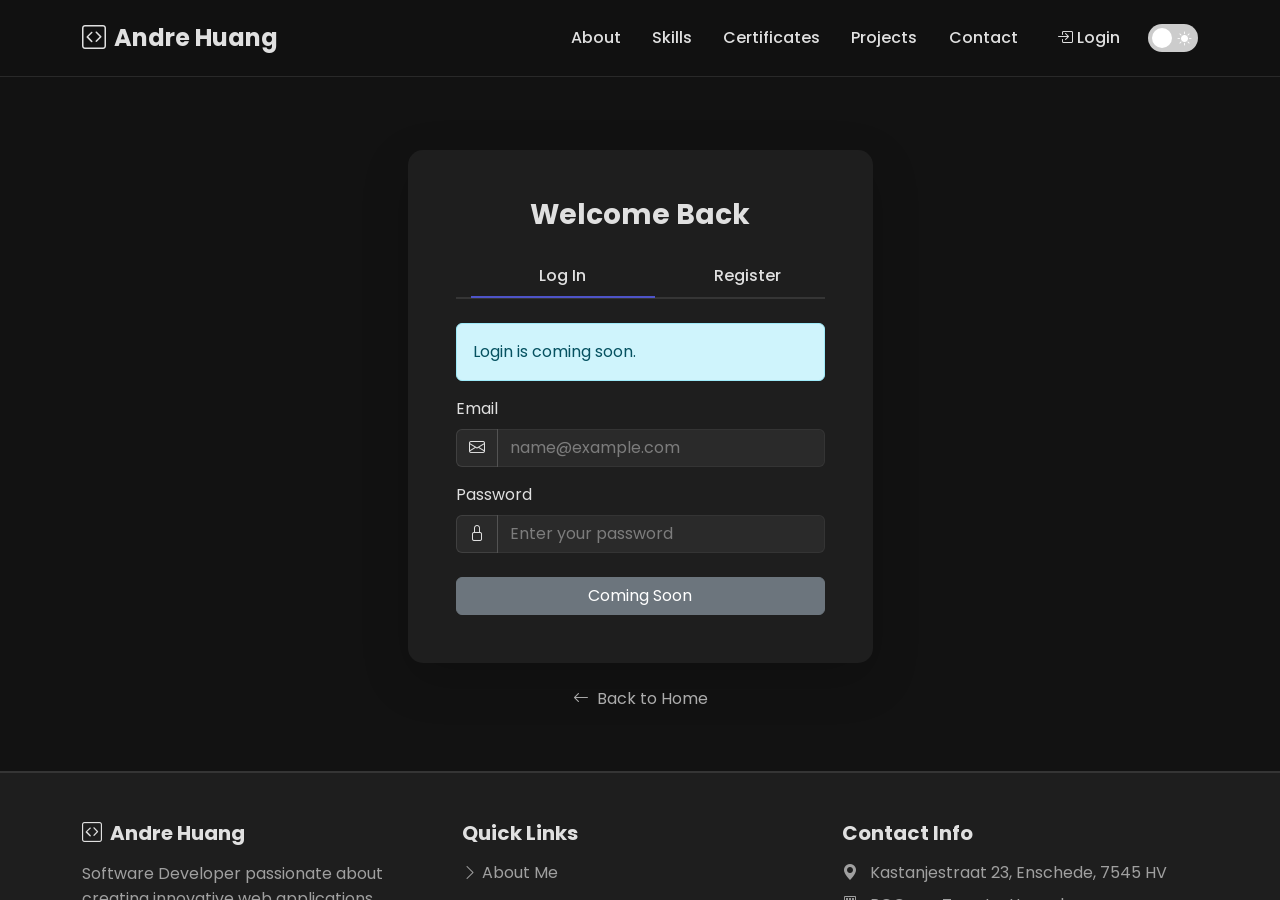
<file: html/account_details.html>
<!DOCTYPE html>
<html lang="nl">
<head>
    <meta charset="UTF-8">
    <meta name="viewport" content="width=device-width, initial-scale=1.0">
    <title>Account Details - Andre Huang</title>
    
    <link rel="icon" type="image/svg+xml" href="../favicon/favicon.svg">
    
    <link href="https://fonts.googleapis.com/css2?family=Poppins:wght@300;400;600;700&display=swap" rel="stylesheet">
    <link rel="stylesheet" href="https://cdn.jsdelivr.net/npm/bootstrap-icons@1.11.3/font/bootstrap-icons.min.css">
    <link href="https://cdn.jsdelivr.net/npm/bootstrap@5.3.0/dist/css/bootstrap.min.css" rel="stylesheet">
    <link href="https://unpkg.com/aos@next/dist/aos.css" rel="stylesheet" />
    
    <link rel="stylesheet" href="../css/style.css">

    <script src="../js/script.js" defer></script>
</head>
<body>

    <div id="header"></div>

    <section class="project-hero text-center">
        <div class="container" data-aos="fade-down">
            <h1>Account Details</h1>
            <p class="lead">Manage your profile information</p>
        </div>
    </section>

    <div class="container my-5">
        <div class="row justify-content-center">
            <div class="col-md-8">
                <!-- Account Info Card -->
                <div class="card mb-4" data-aos="fade-up">
                    <div class="card-body p-4">
                        <div class="d-flex justify-content-between align-items-center mb-4">
                            <h4 class="mb-0"><i class="bi bi-person-circle me-2"></i>Profile Information</h4>
                            <a href="../backend/auth/logout.php" class="btn btn-outline-danger btn-sm">
                                <i class="bi bi-box-arrow-right me-1"></i>Logout
                            </a>
                        </div>

                        <div id="accountInfo" class="mb-4">
                            <div class="row mb-3">
                                <div class="col-md-4 text-muted">Name:</div>
                                <div class="col-md-8 fw-bold" id="displayName">Loading...</div>
                            </div>
                            <div class="row mb-3">
                                <div class="col-md-4 text-muted">Email:</div>
                                <div class="col-md-8 fw-bold" id="displayEmail">Loading...</div>
                            </div>
                            <div class="row mb-3">
                                <div class="col-md-4 text-muted">Member Since:</div>
                                <div class="col-md-8 fw-bold" id="displayCreated">Loading...</div>
                            </div>
                        </div>

                        <button type="button" class="btn btn-primary" data-bs-toggle="collapse" data-bs-target="#editForm">
                            <i class="bi bi-pencil me-1"></i>Edit Profile
                        </button>
                    </div>
                </div>

                <!-- Edit Form (Collapsed by default) -->
                <div class="collapse" id="editForm">
                    <div class="card" data-aos="fade-up">
                        <div class="card-body p-4">
                            <h5 class="mb-4">Update Your Information</h5>
                            
                            <form id="updateAccountForm">
                                <div class="mb-3">
                                    <label for="editName" class="form-label">Name</label>
                                    <input type="text" class="form-control" id="editName" name="name" required>
                                </div>
                                <div class="mb-3">
                                    <label for="editEmail" class="form-label">Email</label>
                                    <input type="email" class="form-control" id="editEmail" name="email" required>
                                </div>
                                
                                <div class="d-flex gap-2">
                                    <button type="submit" class="btn btn-success">
                                        <i class="bi bi-check-circle me-1"></i>Save Changes
                                    </button>
                                    <button type="button" class="btn btn-secondary" data-bs-toggle="collapse" data-bs-target="#editForm">
                                        Cancel
                                    </button>
                                </div>
                            </form>
                        </div>
                    </div>
                </div>
            </div>
        </div>
    </div>

    <div id="footer"></div>
    
    <script src="https://cdn.jsdelivr.net/npm/bootstrap@5.3.0/dist/js/bootstrap.bundle.min.js"></script>
    <script src="https://unpkg.com/aos@next/dist/aos.js"></script>
    
    <script>
        // Load account details
        async function loadAccountDetails() {
            try {
                const response = await fetch('../backend/user/get_account.php');
                const result = await response.json();
                
                if (result.success) {
                    const user = result.user;
                    document.getElementById('displayName').textContent = user.name;
                    document.getElementById('displayEmail').textContent = user.email;
                    document.getElementById('displayCreated').textContent = new Date(user.created_at).toLocaleDateString('nl-NL');
                    
                    // Populate edit form
                    document.getElementById('editName').value = user.name;
                    document.getElementById('editEmail').value = user.email;
                } else {
                    window.location.href = 'login.html';
                }
            } catch (error) {
                console.error('Error loading account:', error);
                window.location.href = 'login.html';
                }
        }
        
        // Update account handler
        document.getElementById('updateAccountForm').addEventListener('submit', async (e) => {
            e.preventDefault();
            
            const formData = new FormData(e.target);
            const submitBtn = e.target.querySelector('button[type="submit"]');
            const originalText = submitBtn.innerHTML;
            
            submitBtn.disabled = true;
            submitBtn.innerHTML = '<span class="spinner-border spinner-border-sm me-2"></span>Saving...';
            
            try {
                const response = await fetch('../backend/user/update_account.php', {
                    method: 'POST',
                    body: formData
                });
                
                const result = await response.json();
                
                if (result.success) {
                    alert(result.message);
                    loadAccountDetails();
                    bootstrap.Collapse.getInstance(document.getElementById('editForm')).hide();
                } else {
                    alert(result.message);
                }
            } catch (error) {
                alert('An error occurred. Please try again.');
            }
            
            submitBtn.disabled = false;
            submitBtn.innerHTML = originalText;
        });
        
        // Load account on page load
        loadAccountDetails();
    </script>
</body>
</html>
</file>
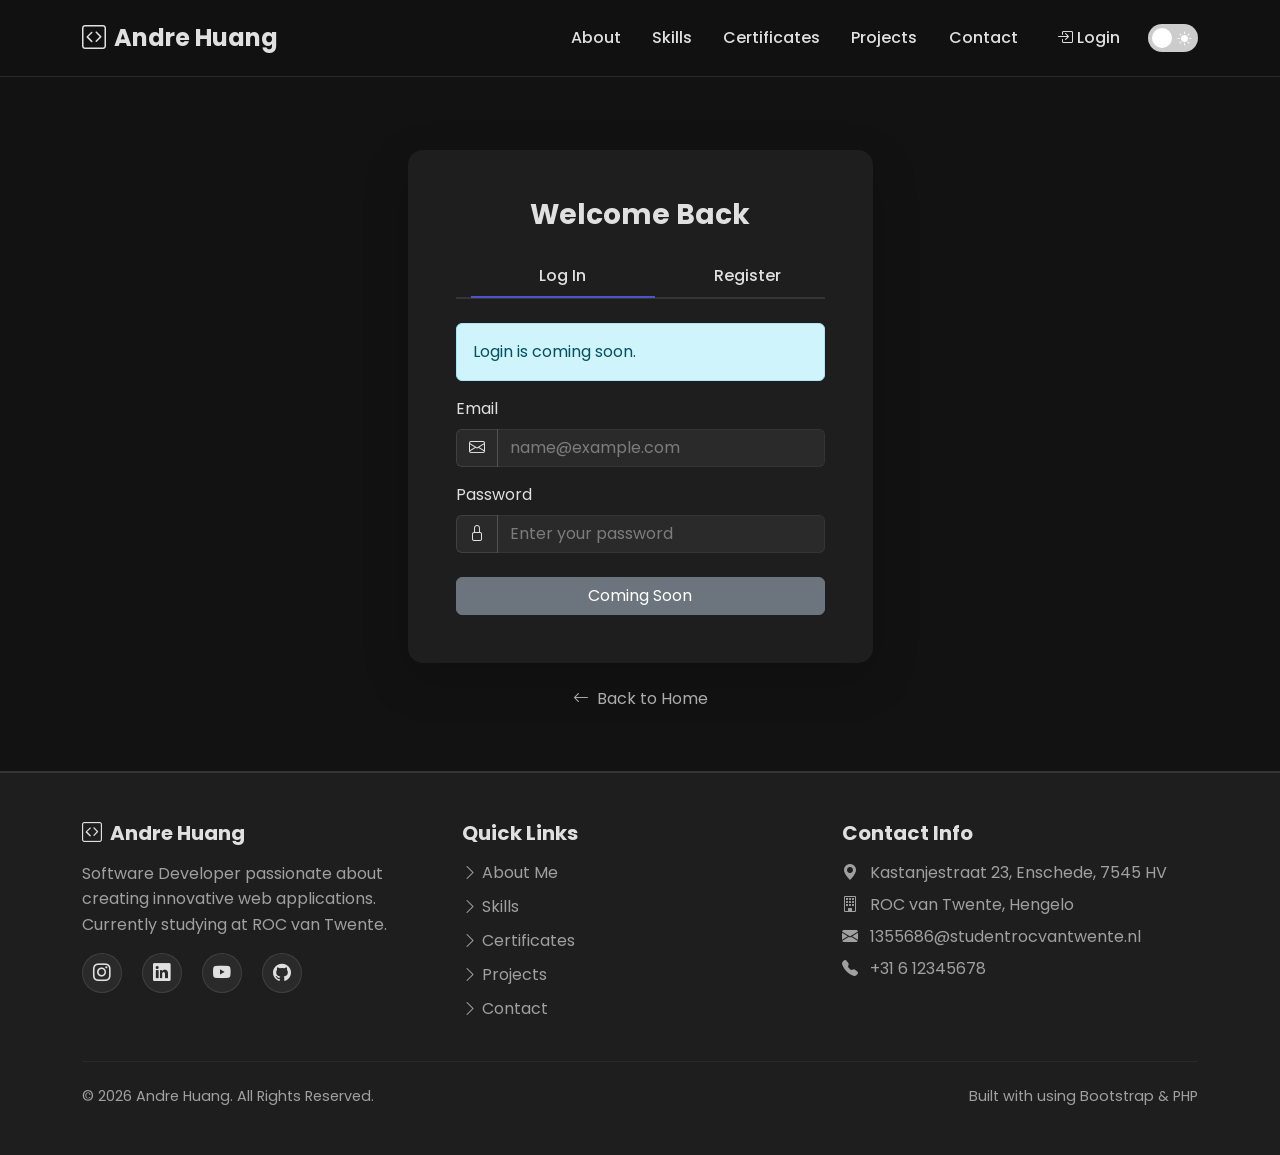
<file: html/login.html>
<!DOCTYPE html>
<html lang="nl">
<head>
    <meta charset="UTF-8">
    <meta name="viewport" content="width=device-width, initial-scale=1.0">
    <title>Log In / Register - Andre Huang</title>
    
    <link rel="icon" type="image/svg+xml" href="../favicon/favicon.svg">
    
    <link href="https://fonts.googleapis.com/css2?family=Poppins:wght@300;400;600;700&display=swap" rel="stylesheet">

    <link rel="stylesheet" href="https://cdn.jsdelivr.net/npm/bootstrap-icons@1.11.3/font/bootstrap-icons.min.css">
    <link href="https://cdn.jsdelivr.net/npm/bootstrap@5.3.0/dist/css/bootstrap.min.css" rel="stylesheet">
    <link href="https://unpkg.com/aos@next/dist/aos.css" rel="stylesheet" />
    
    <link rel="stylesheet" href="../css/style.css">

    <script src="../js/script.js" defer></script>
    <script src="../js/auth.js" defer></script>
</head>
<body>

    <div id="header"></div>

    <div class="container d-flex justify-content-center align-items-center flex-grow-1" style="margin-top: 80px; margin-bottom: 60px;">
        <div class="col-md-6 col-lg-5">
            <div class="card shadow-lg border-0">
                <div class="card-body p-5">
                    
                    <h3 class="text-center mb-4 fw-bold">Welcome Back</h3>

                    <ul class="nav nav-tabs nav-justified mb-4" id="loginRegisterTabs" role="tablist">
                        <li class="nav-item" role="presentation">
                            <button class="nav-link active" id="login-tab" data-bs-toggle="tab" data-bs-target="#login" type="button" role="tab" aria-controls="login" aria-selected="true">Log In</button>
                        </li>
                        <li class="nav-item" role="presentation">
                            <button class="nav-link" id="register-tab" data-bs-toggle="tab" data-bs-target="#register" type="button" role="tab" aria-controls="register" aria-selected="false">Register</button>
                        </li>
                    </ul>

                    <div class="tab-content" id="loginRegisterContent">
                        
                        <div class="tab-pane fade show active" id="login" role="tabpanel" aria-labelledby="login-tab">
                            <div class="alert alert-info" role="alert">
                                Login is coming soon.
                            </div>
                            <form action="" method="POST">
                                <div class="mb-3">
                                    <label for="loginEmail" class="form-label">Email</label>
                                    <div class="input-group">
                                        <span class="input-group-text"><i class="bi bi-envelope"></i></span>
                                        <input type="email" class="form-control" id="loginEmail" name="email" placeholder="name@example.com" required>
                                    </div>
                                </div>
                                <div class="mb-4">
                                    <label for="loginPassword" class="form-label">Password</label>
                                    <div class="input-group">
                                        <span class="input-group-text"><i class="bi bi-lock"></i></span>
                                        <input type="password" class="form-control" id="loginPassword" name="password" placeholder="Enter your password" required>
                                    </div>
                                </div>
                                <button type="submit" class="btn btn-secondary w-100">Coming Soon</button>
                            </form>
                        </div>

                        <div class="tab-pane fade show" id="register" role="tabpanel" aria-labelledby="register-tab">
                            <form action="" method="POST">
                                <div class="mb-3">
                                    <label for="registerName" class="form-label">Name</label>
                                    <input type="text" class="form-control" id="registerName" name="name" placeholder="Full name" required>
                                </div>
                                <div class="mb-3">
                                    <label for="registerEmail" class="form-label">Email</label>
                                    <input type="email" class="form-control" id="registerEmail" name="email" placeholder="name@example.com" required>
                                </div>
                                <div class="mb-3">
                                    <label for="registerPassword" class="form-label">Password</label>
                                    <input type="password" class="form-control" id="registerPassword" name="password" placeholder="Create password" required>
                                </div>
                                <div class="mb-4">
                                    <label for="registerConfirmPassword" class="form-label">Confirm Password</label>
                                    <input type="password" class="form-control" id="registerConfirmPassword" name="confirm_password" placeholder="Repeat password" required>
                                </div>
                                <button type="submit" class="btn btn-primary w-100">Register</button>
                            </form>
                        </div>

                    </div> </div>
            </div>
            
            <div class="text-center mt-4">
                <a href="index.html" class="text-light text-decoration-none opacity-75"><i class="bi bi-arrow-left me-1"></i> Back to Home</a>
            </div>
        </div>
    </div>

    <div id="footer"></div>
    
    <script src="https://cdn.jsdelivr.net/npm/bootstrap@5.3.0/dist/js/bootstrap.bundle.min.js"></script>
    <script src="https://unpkg.com/aos@next/dist/aos.js"></script>
</body>
</html>
</file>
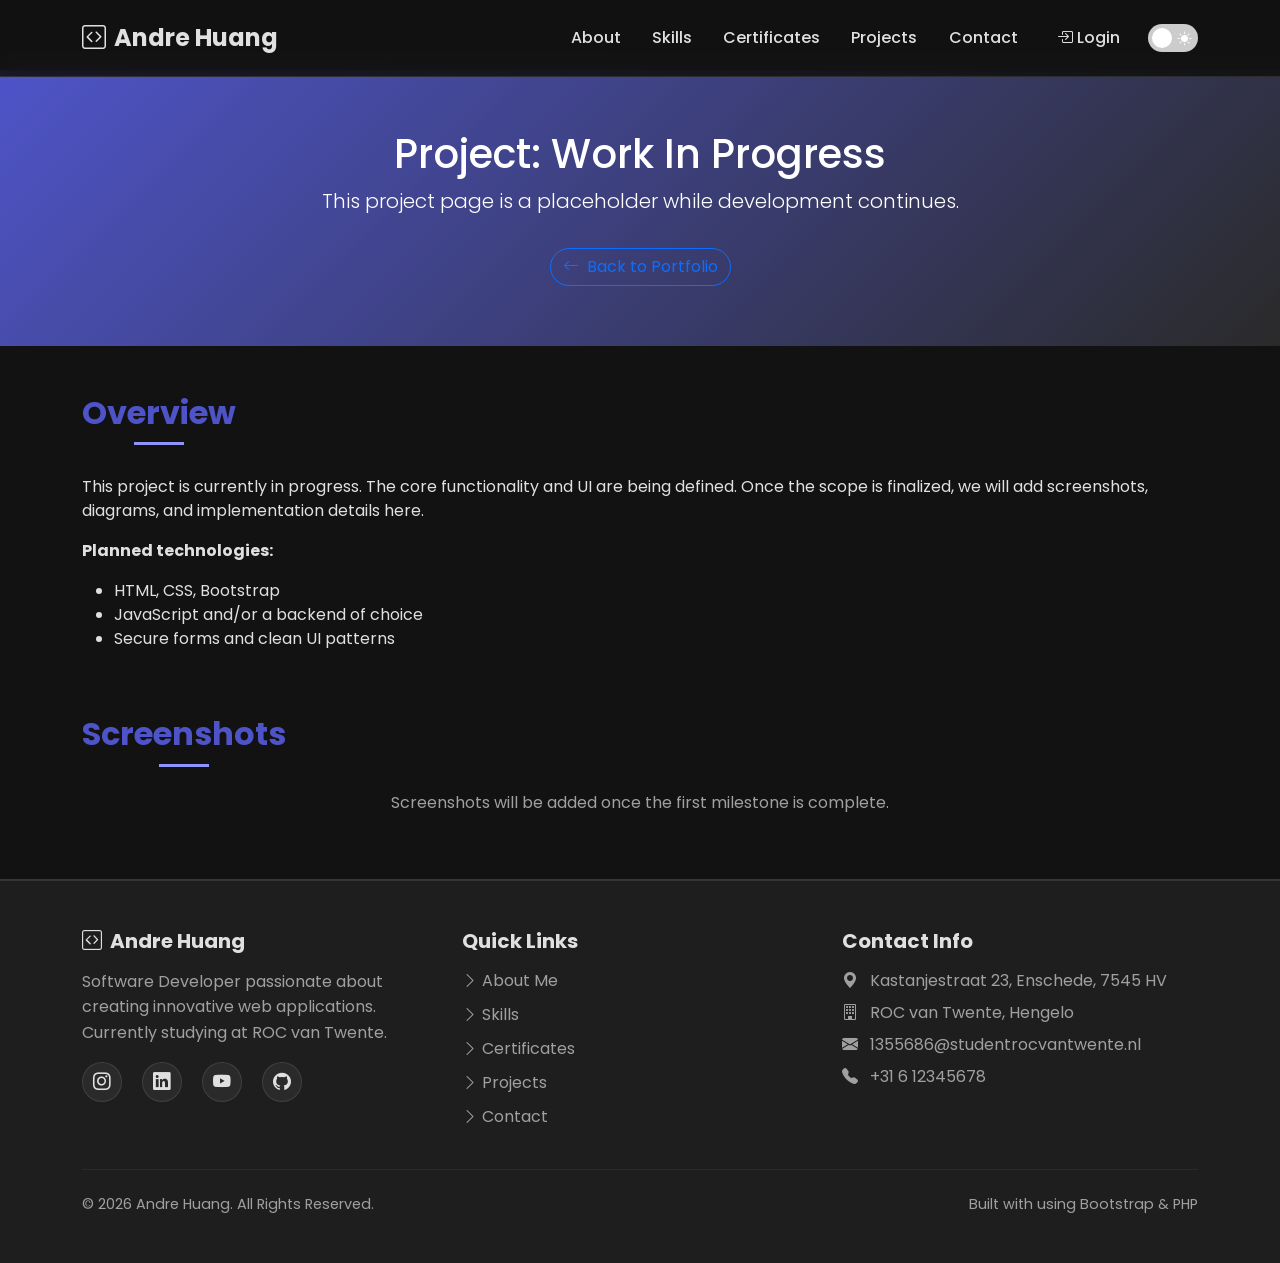
<file: html/project-wip.html>
<!DOCTYPE html>
<html lang="nl">
<head>
    <meta charset="UTF-8">
    <meta name="viewport" content="width=device-width, initial-scale=1.0">
    <title>Project WIP - Details</title>
    
    <link rel="icon" type="image/svg+xml" href="../favicon/favicon.svg">

    <link href="https://fonts.googleapis.com/css2?family=Poppins:wght@300;400;600;700&display=swap" rel="stylesheet">
    <link href="https://cdn.jsdelivr.net/npm/bootstrap@5.3.0/dist/css/bootstrap.min.css" rel="stylesheet">
    <link rel="stylesheet" href="https://cdn.jsdelivr.net/npm/bootstrap-icons@1.11.3/font/bootstrap-icons.min.css">
    <link href="https://unpkg.com/aos@next/dist/aos.css" rel="stylesheet" />

    <link rel="stylesheet" href="../css/style.css">
    <script src="../js/script.js" defer></script>
</head>
<body>

    <div id="header"></div>

    <section class="project-hero text-center">
        <div class="container" data-aos="fade-down">
            <h1>Project: Work In Progress</h1>
            <p class="lead">This project page is a placeholder while development continues.</p>
            <a href="index.html#projects" class="btn btn-outline-primary rounded-pill mt-3">
                <i class="bi bi-arrow-left me-2"></i>Back to Portfolio
            </a>
        </div>
    </section>

    <div class="container my-5 project-details">
        <div class="row align-items-center mb-5">
            <div class="col-12" data-aos="fade-up">
                <h2>Overview</h2>
                <p>This project is currently in progress. The core functionality and UI are being defined. Once the scope is finalized, we will add screenshots, diagrams, and implementation details here.</p>
                <p><strong>Planned technologies:</strong></p>
                <ul>
                    <li>HTML, CSS, Bootstrap</li>
                    <li>JavaScript and/or a backend of choice</li>
                    <li>Secure forms and clean UI patterns</li>
                </ul>
            </div>
        </div>

        <div class="row" data-aos="fade-up">
            <div class="col-12">
                <h2 class="text-center mb-4">Screenshots</h2>
                <p class="text-center text-muted">Screenshots will be added once the first milestone is complete.</p>
            </div>
        </div>
    </div>

    <div id="footer"></div>

    <script src="https://cdn.jsdelivr.net/npm/bootstrap@5.3.0/dist/js/bootstrap.bundle.min.js"></script>
    <script src="https://unpkg.com/aos@next/dist/aos.js"></script>
</body>
</html>
</file>
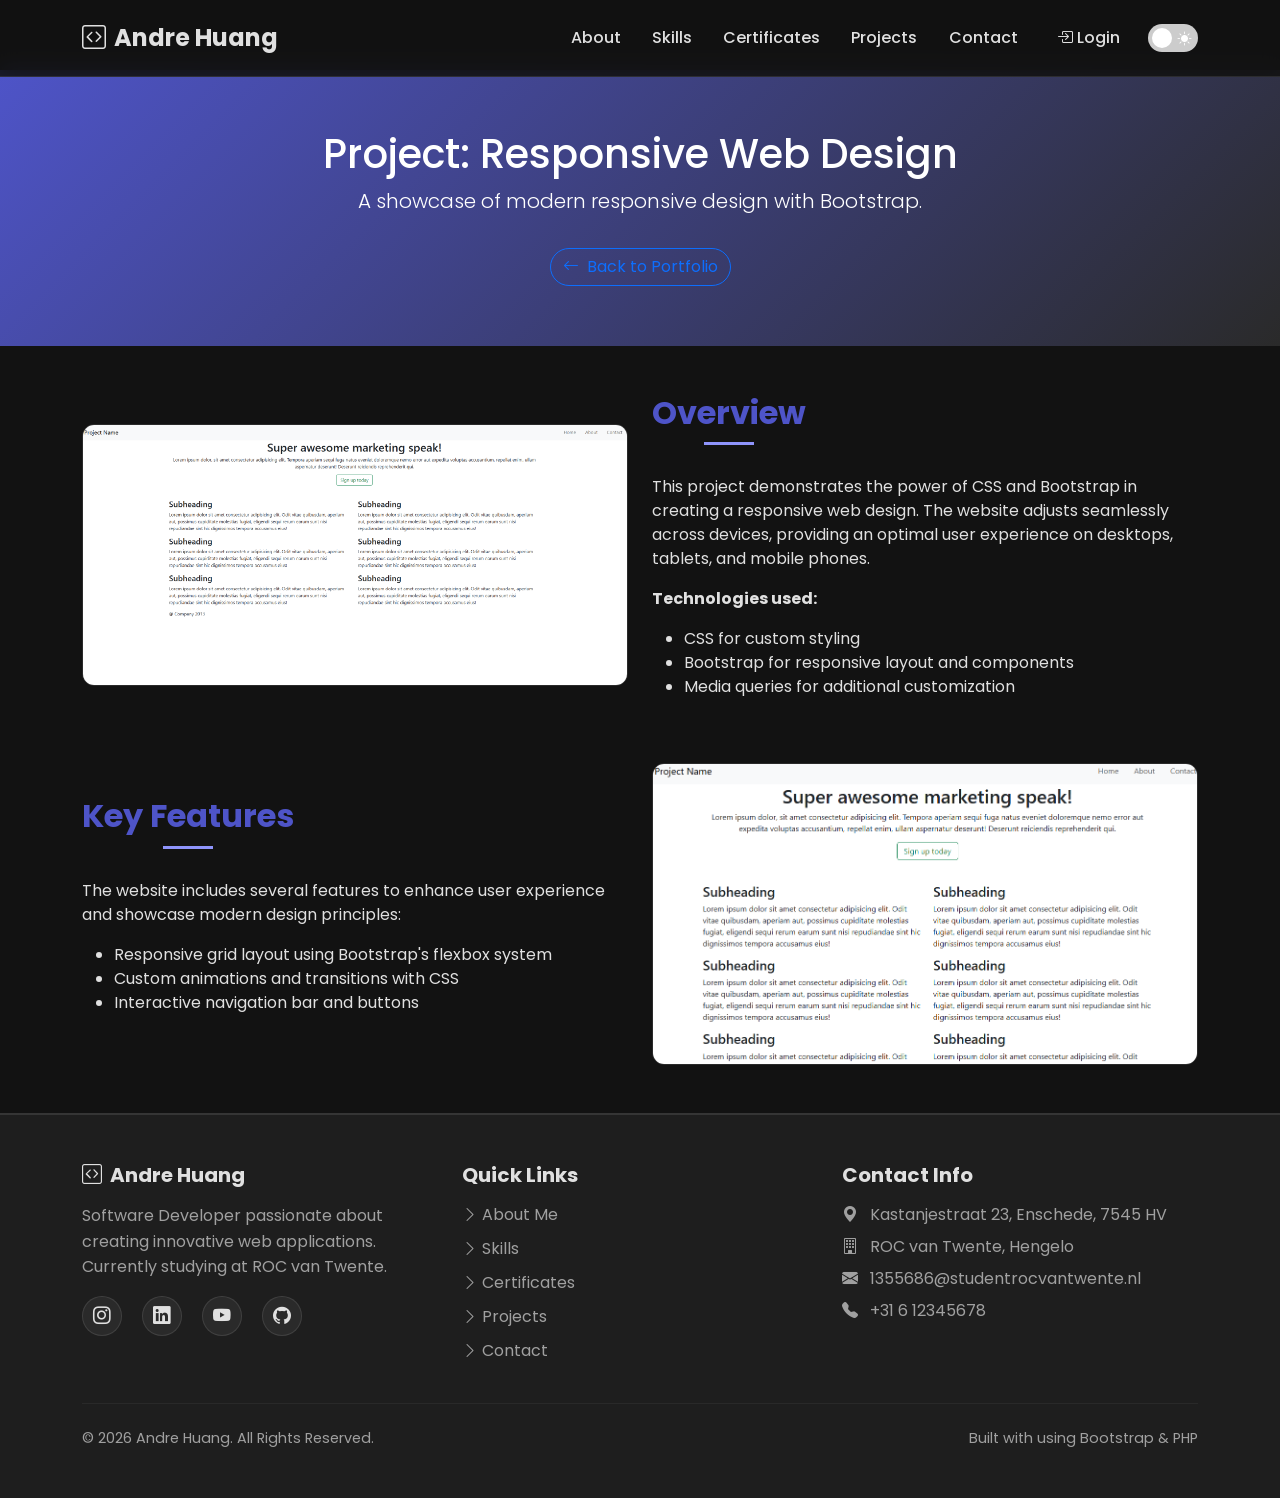
<file: html/responsive-design.html>
<!DOCTYPE html>
<html lang="nl">
<head>
    <meta charset="UTF-8">
    <meta name="viewport" content="width=device-width, initial-scale=1.0">
    <title>Responsive Design - Details</title>
    
    <link rel="icon" type="image/svg+xml" href="../favicon/favicon.svg">

    <link href="https://fonts.googleapis.com/css2?family=Poppins:wght@300;400;600;700&display=swap" rel="stylesheet">
    <link href="https://cdn.jsdelivr.net/npm/bootstrap@5.3.0/dist/css/bootstrap.min.css" rel="stylesheet">
    <link rel="stylesheet" href="https://cdn.jsdelivr.net/npm/bootstrap-icons@1.11.3/font/bootstrap-icons.min.css">
    <link href="https://unpkg.com/aos@next/dist/aos.css" rel="stylesheet" />

    <link rel="stylesheet" href="../css/style.css">
    <script src="../js/script.js" defer></script>
</head>
<body>

    <div id="header"></div>

    <section class="project-hero text-center">
        <div class="container" data-aos="fade-down">
            <h1>Project: Responsive Web Design</h1>
            <p class="lead">A showcase of modern responsive design with Bootstrap.</p>
            <a href="index.html#projects" class="btn btn-outline-primary rounded-pill mt-3">
                <i class="bi bi-arrow-left me-2"></i>Back to Portfolio
            </a>
        </div>
    </section>

    <div class="container my-5 project-details">
        <div class="row align-items-center mb-5">
            <div class="col-md-6 mb-4 mb-md-0" data-aos="fade-right">
                <img src="../image/bootstrap/dekstopView.png" alt="Desktop View" class="main-project-image">
            </div>
            <div class="col-md-6" data-aos="fade-left">
                <h2>Overview</h2>
                <p>This project demonstrates the power of CSS and Bootstrap in creating a responsive web design. The website adjusts seamlessly across devices, providing an optimal user experience on desktops, tablets, and mobile phones.</p>
                <p><strong>Technologies used:</strong></p>
                <ul>
                    <li>CSS for custom styling</li>
                    <li>Bootstrap for responsive layout and components</li>
                    <li>Media queries for additional customization</li>
                </ul>
            </div>
        </div>

        <div class="row align-items-center mb-5">
            <div class="col-md-6 order-2 order-md-1" data-aos="fade-right">
                <h2>Key Features</h2>
                <p>The website includes several features to enhance user experience and showcase modern design principles:</p>
                <ul>
                    <li>Responsive grid layout using Bootstrap's flexbox system</li>
                    <li>Custom animations and transitions with CSS</li>
                    <li>Interactive navigation bar and buttons</li>
                </ul>
            </div>
            <div class="col-md-6 order-1 order-md-2 mb-4 mb-md-0" data-aos="fade-left">
                <img src="../image/bootstrap/mediumView.png" alt="Tablet View" class="main-project-image">
            </div>
        </div>
    </div>

    <div id="footer"></div>

    <script src="https://cdn.jsdelivr.net/npm/bootstrap@5.3.0/dist/js/bootstrap.bundle.min.js"></script>
    <script src="https://unpkg.com/aos@next/dist/aos.js"></script>
</body>
</html>
</file>
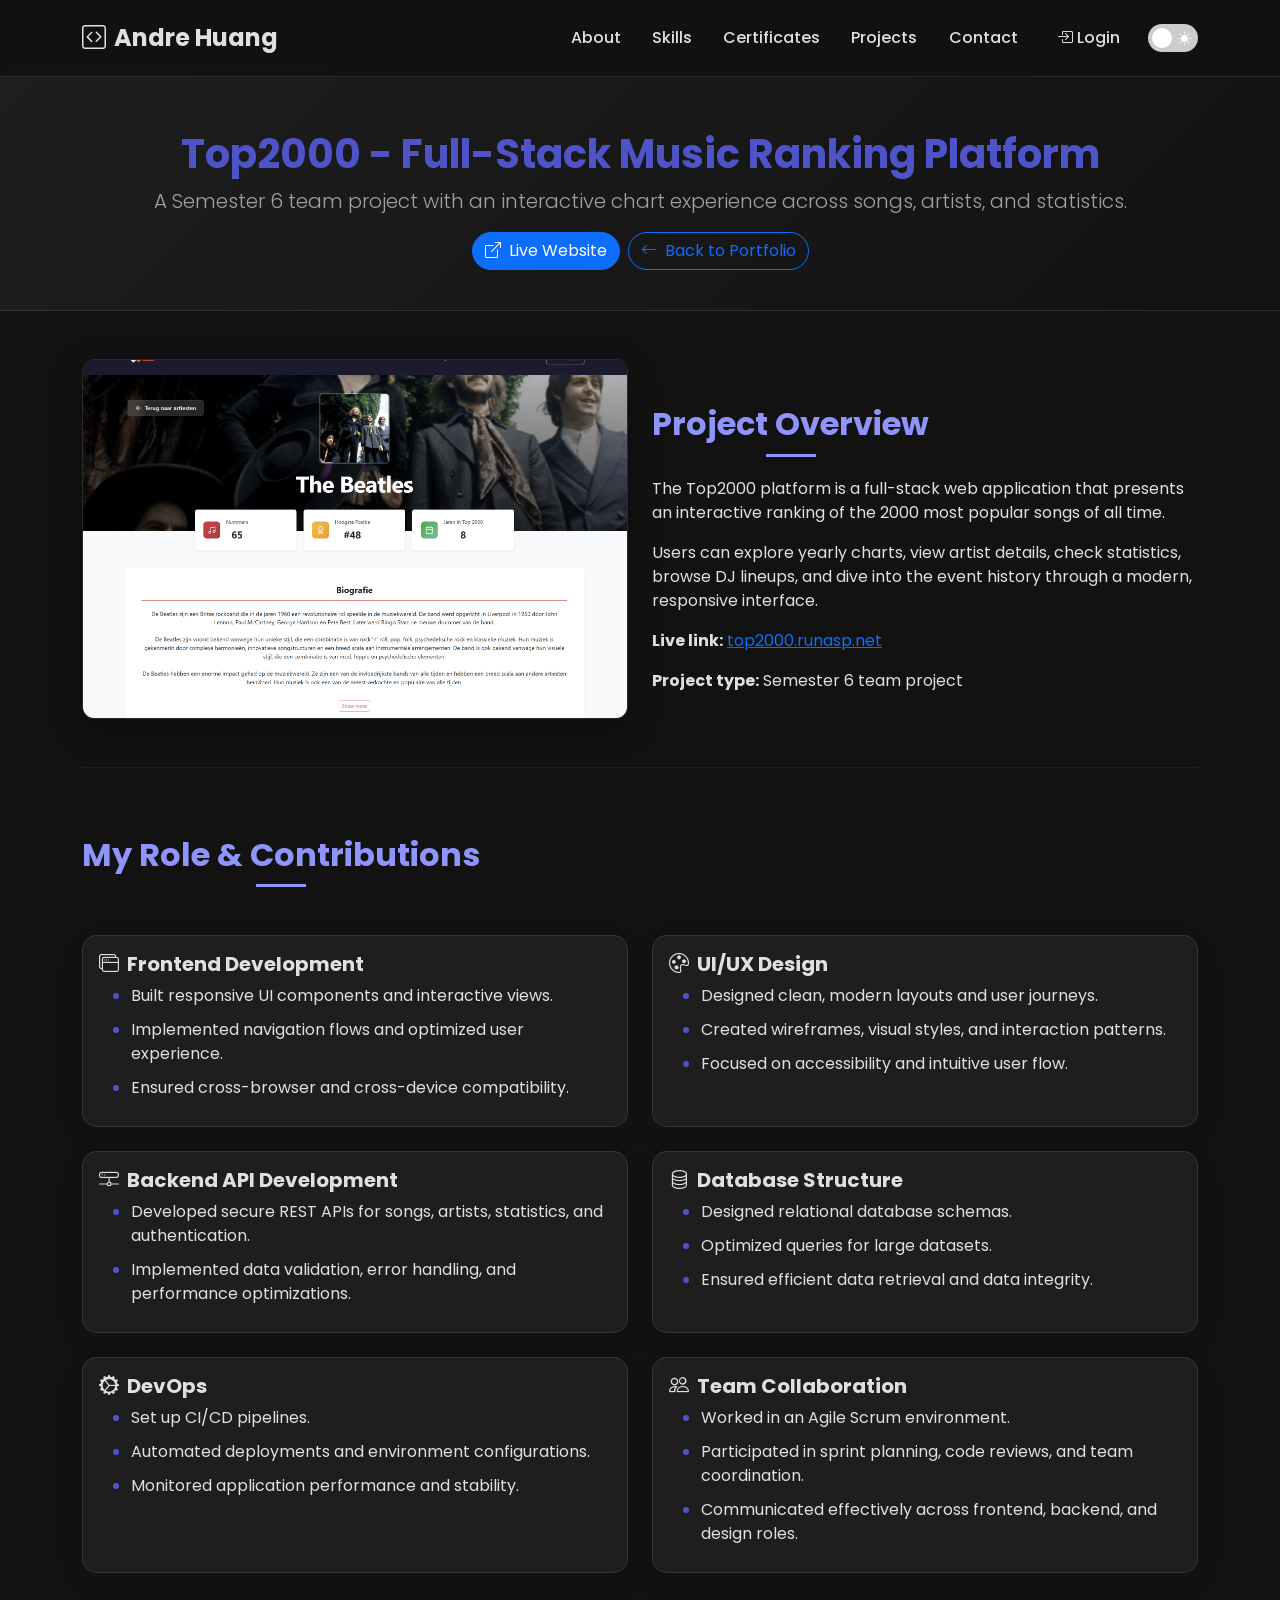
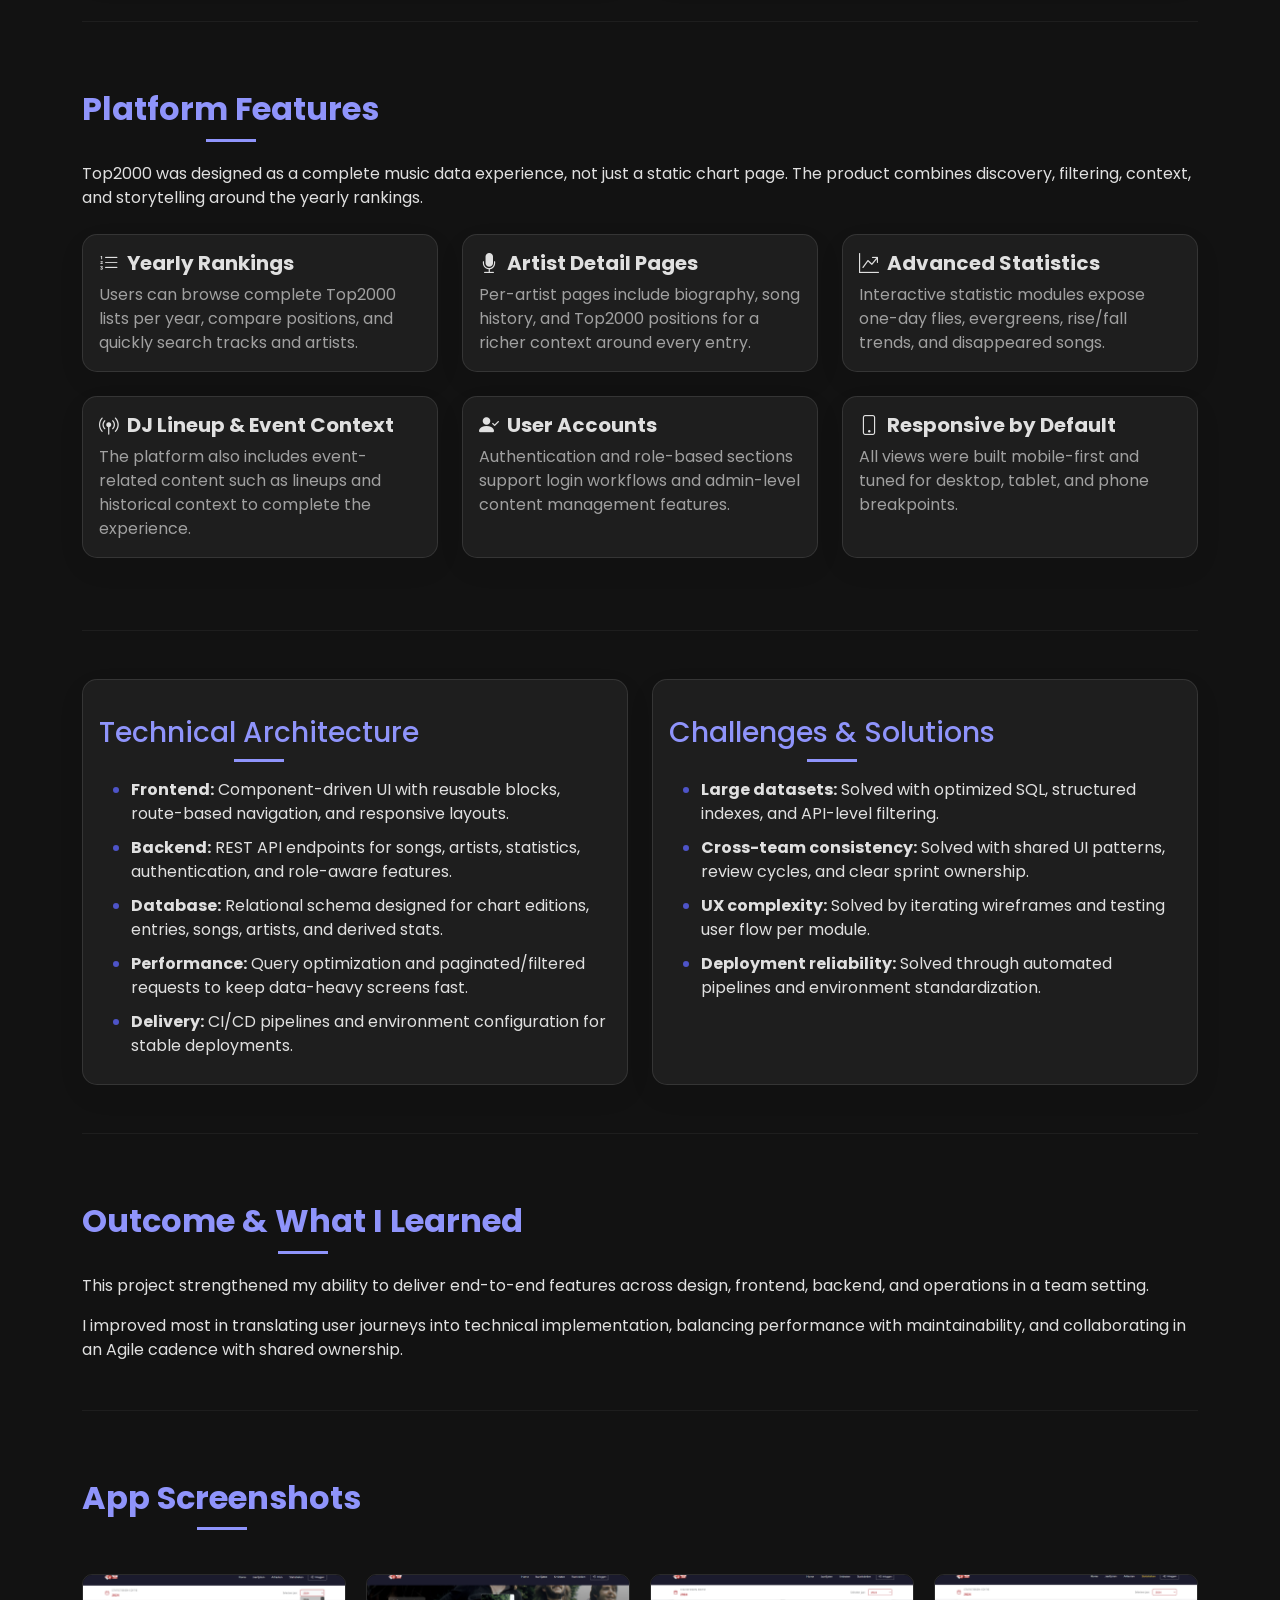
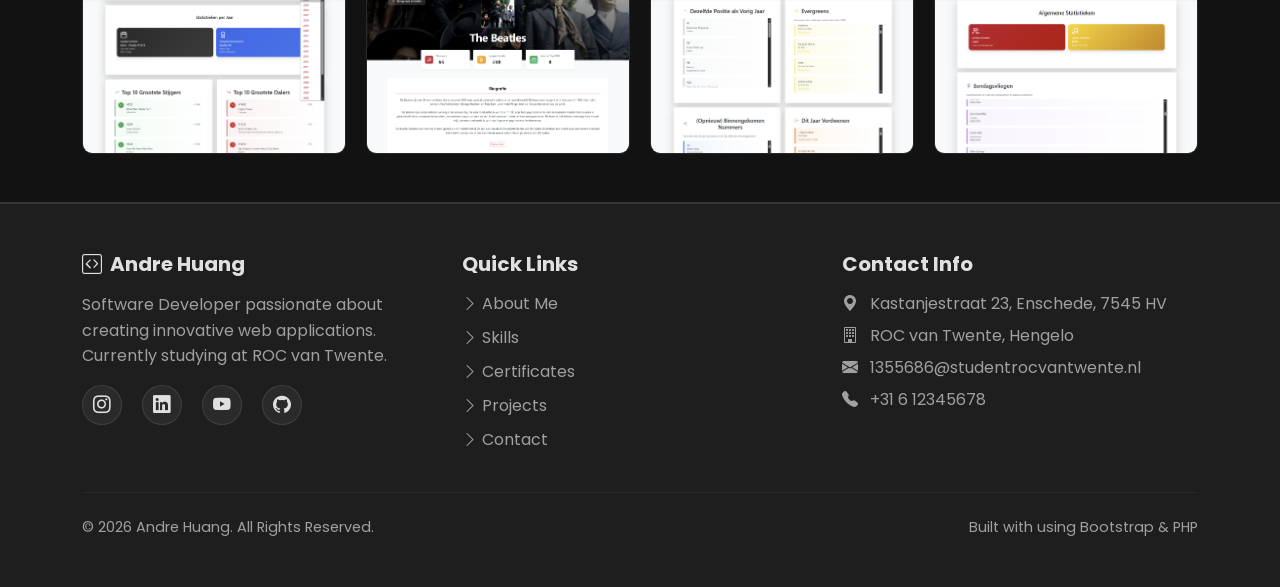
<file: html/top2000-platform.html>
<!DOCTYPE html>
<html lang="nl">
<head>
    <meta charset="UTF-8">
    <meta name="viewport" content="width=device-width, initial-scale=1.0">
    <title>Top2000 Platform - Project Details</title>

    <link rel="icon" type="image/svg+xml" href="../favicon/favicon.svg">
    <link href="https://fonts.googleapis.com/css2?family=Poppins:wght@300;400;600;700&display=swap" rel="stylesheet">
    <link href="https://cdn.jsdelivr.net/npm/bootstrap@5.3.0/dist/css/bootstrap.min.css" rel="stylesheet">
    <link rel="stylesheet" href="https://cdn.jsdelivr.net/npm/bootstrap-icons@1.11.3/font/bootstrap-icons.min.css">
    <link href="https://unpkg.com/aos@next/dist/aos.css" rel="stylesheet" />

    <link rel="stylesheet" href="../css/style.css">
    <link rel="stylesheet" href="../css/project-detail.css">
    <script src="../js/script.js" defer></script>
</head>
<body>
    <div id="header"></div>

    <section class="project-hero text-center">
        <div class="container" data-aos="fade-down">
            <h1>Top2000 - Full-Stack Music Ranking Platform</h1>
            <p class="lead">A Semester 6 team project with an interactive chart experience across songs, artists, and statistics.</p>
            <div class="d-flex justify-content-center flex-wrap gap-2 mt-3">
                <a href="https://top2000.runasp.net/" target="_blank" rel="noopener noreferrer" class="btn btn-primary rounded-pill">
                    <i class="bi bi-box-arrow-up-right me-2"></i>Live Website
                </a>
                <a href="index.html#projects" class="btn btn-outline-primary rounded-pill">
                    <i class="bi bi-arrow-left me-2"></i>Back to Portfolio
                </a>
            </div>
        </div>
    </section>

    <div class="container my-5 project-details">
        <div class="row align-items-center mb-5">
            <div class="col-md-6 mb-4 mb-md-0" data-aos="fade-right">
                <img src="../image/top2000/top2000.png" alt="Top2000 Platform" class="main-project-image">
            </div>
            <div class="col-md-6" data-aos="fade-left">
                <h2>Project Overview</h2>
                <p>The Top2000 platform is a full-stack web application that presents an interactive ranking of the 2000 most popular songs of all time.</p>
                <p>Users can explore yearly charts, view artist details, check statistics, browse DJ lineups, and dive into the event history through a modern, responsive interface.</p>
                <p><strong>Live link:</strong> <a href="https://top2000.runasp.net/" target="_blank" rel="noopener noreferrer">top2000.runasp.net</a></p>
                <p class="mb-0"><strong>Project type:</strong> Semester 6 team project</p>
            </div>
        </div>

        <hr class="my-5" style="border-color: var(--border-color); opacity: 0.5;">

        <div class="row" data-aos="fade-up">
            <div class="col-12">
                <h2>My Role & Contributions</h2>
            </div>
        </div>

        <div class="row g-4 mt-1">
            <div class="col-md-6" data-aos="fade-up" data-aos-delay="100">
                <div class="card h-100">
                    <div class="card-body">
                        <h5 class="card-title fw-bold"><i class="bi bi-window-stack me-2"></i>Frontend Development</h5>
                        <ul class="mb-0">
                            <li>Built responsive UI components and interactive views.</li>
                            <li>Implemented navigation flows and optimized user experience.</li>
                            <li>Ensured cross-browser and cross-device compatibility.</li>
                        </ul>
                    </div>
                </div>
            </div>

            <div class="col-md-6" data-aos="fade-up" data-aos-delay="200">
                <div class="card h-100">
                    <div class="card-body">
                        <h5 class="card-title fw-bold"><i class="bi bi-palette me-2"></i>UI/UX Design</h5>
                        <ul class="mb-0">
                            <li>Designed clean, modern layouts and user journeys.</li>
                            <li>Created wireframes, visual styles, and interaction patterns.</li>
                            <li>Focused on accessibility and intuitive user flow.</li>
                        </ul>
                    </div>
                </div>
            </div>

            <div class="col-md-6" data-aos="fade-up" data-aos-delay="300">
                <div class="card h-100">
                    <div class="card-body">
                        <h5 class="card-title fw-bold"><i class="bi bi-hdd-network me-2"></i>Backend API Development</h5>
                        <ul class="mb-0">
                            <li>Developed secure REST APIs for songs, artists, statistics, and authentication.</li>
                            <li>Implemented data validation, error handling, and performance optimizations.</li>
                        </ul>
                    </div>
                </div>
            </div>

            <div class="col-md-6" data-aos="fade-up" data-aos-delay="400">
                <div class="card h-100">
                    <div class="card-body">
                        <h5 class="card-title fw-bold"><i class="bi bi-database me-2"></i>Database Structure</h5>
                        <ul class="mb-0">
                            <li>Designed relational database schemas.</li>
                            <li>Optimized queries for large datasets.</li>
                            <li>Ensured efficient data retrieval and data integrity.</li>
                        </ul>
                    </div>
                </div>
            </div>

            <div class="col-md-6" data-aos="fade-up" data-aos-delay="500">
                <div class="card h-100">
                    <div class="card-body">
                        <h5 class="card-title fw-bold"><i class="bi bi-gear-wide-connected me-2"></i>DevOps</h5>
                        <ul class="mb-0">
                            <li>Set up CI/CD pipelines.</li>
                            <li>Automated deployments and environment configurations.</li>
                            <li>Monitored application performance and stability.</li>
                        </ul>
                    </div>
                </div>
            </div>

            <div class="col-md-6" data-aos="fade-up" data-aos-delay="600">
                <div class="card h-100">
                    <div class="card-body">
                        <h5 class="card-title fw-bold"><i class="bi bi-people me-2"></i>Team Collaboration</h5>
                        <ul class="mb-0">
                            <li>Worked in an Agile Scrum environment.</li>
                            <li>Participated in sprint planning, code reviews, and team coordination.</li>
                            <li>Communicated effectively across frontend, backend, and design roles.</li>
                        </ul>
                    </div>
                </div>
            </div>
        </div>

        <hr class="my-5" style="border-color: var(--border-color); opacity: 0.5;">

        <div class="row" data-aos="fade-up">
            <div class="col-12">
                <h2>Platform Features</h2>
                <p class="mb-4">Top2000 was designed as a complete music data experience, not just a static chart page. The product combines discovery, filtering, context, and storytelling around the yearly rankings.</p>
            </div>
            <div class="col-md-6 col-lg-4 mb-4" data-aos="zoom-in" data-aos-delay="100">
                <div class="card h-100">
                    <div class="card-body">
                        <h5 class="card-title fw-bold"><i class="bi bi-list-ol me-2"></i>Yearly Rankings</h5>
                        <p class="card-text mb-0">Users can browse complete Top2000 lists per year, compare positions, and quickly search tracks and artists.</p>
                    </div>
                </div>
            </div>
            <div class="col-md-6 col-lg-4 mb-4" data-aos="zoom-in" data-aos-delay="200">
                <div class="card h-100">
                    <div class="card-body">
                        <h5 class="card-title fw-bold"><i class="bi bi-mic-fill me-2"></i>Artist Detail Pages</h5>
                        <p class="card-text mb-0">Per-artist pages include biography, song history, and Top2000 positions for a richer context around every entry.</p>
                    </div>
                </div>
            </div>
            <div class="col-md-6 col-lg-4 mb-4" data-aos="zoom-in" data-aos-delay="300">
                <div class="card h-100">
                    <div class="card-body">
                        <h5 class="card-title fw-bold"><i class="bi bi-graph-up-arrow me-2"></i>Advanced Statistics</h5>
                        <p class="card-text mb-0">Interactive statistic modules expose one-day flies, evergreens, rise/fall trends, and disappeared songs.</p>
                    </div>
                </div>
            </div>
            <div class="col-md-6 col-lg-4 mb-4" data-aos="zoom-in" data-aos-delay="400">
                <div class="card h-100">
                    <div class="card-body">
                        <h5 class="card-title fw-bold"><i class="bi bi-broadcast-pin me-2"></i>DJ Lineup & Event Context</h5>
                        <p class="card-text mb-0">The platform also includes event-related content such as lineups and historical context to complete the experience.</p>
                    </div>
                </div>
            </div>
            <div class="col-md-6 col-lg-4 mb-4" data-aos="zoom-in" data-aos-delay="500">
                <div class="card h-100">
                    <div class="card-body">
                        <h5 class="card-title fw-bold"><i class="bi bi-person-check-fill me-2"></i>User Accounts</h5>
                        <p class="card-text mb-0">Authentication and role-based sections support login workflows and admin-level content management features.</p>
                    </div>
                </div>
            </div>
            <div class="col-md-6 col-lg-4 mb-4" data-aos="zoom-in" data-aos-delay="600">
                <div class="card h-100">
                    <div class="card-body">
                        <h5 class="card-title fw-bold"><i class="bi bi-phone me-2"></i>Responsive by Default</h5>
                        <p class="card-text mb-0">All views were built mobile-first and tuned for desktop, tablet, and phone breakpoints.</p>
                    </div>
                </div>
            </div>
        </div>

        <hr class="my-5" style="border-color: var(--border-color); opacity: 0.5;">

        <div class="row align-items-stretch" data-aos="fade-up">
            <div class="col-lg-6 mb-4 mb-lg-0" data-aos="fade-right">
                <div class="card h-100">
                    <div class="card-body">
                        <h2 class="h3 mb-3">Technical Architecture</h2>
                        <ul class="mb-0">
                            <li><strong>Frontend:</strong> Component-driven UI with reusable blocks, route-based navigation, and responsive layouts.</li>
                            <li><strong>Backend:</strong> REST API endpoints for songs, artists, statistics, authentication, and role-aware features.</li>
                            <li><strong>Database:</strong> Relational schema designed for chart editions, entries, songs, artists, and derived stats.</li>
                            <li><strong>Performance:</strong> Query optimization and paginated/filtered requests to keep data-heavy screens fast.</li>
                            <li><strong>Delivery:</strong> CI/CD pipelines and environment configuration for stable deployments.</li>
                        </ul>
                    </div>
                </div>
            </div>

            <div class="col-lg-6" data-aos="fade-left">
                <div class="card h-100">
                    <div class="card-body">
                        <h2 class="h3 mb-3">Challenges & Solutions</h2>
                        <ul class="mb-0">
                            <li><strong>Large datasets:</strong> Solved with optimized SQL, structured indexes, and API-level filtering.</li>
                            <li><strong>Cross-team consistency:</strong> Solved with shared UI patterns, review cycles, and clear sprint ownership.</li>
                            <li><strong>UX complexity:</strong> Solved by iterating wireframes and testing user flow per module.</li>
                            <li><strong>Deployment reliability:</strong> Solved through automated pipelines and environment standardization.</li>
                        </ul>
                    </div>
                </div>
            </div>
        </div>

        <hr class="my-5" style="border-color: var(--border-color); opacity: 0.5;">

        <div class="row" data-aos="fade-up">
            <div class="col-12">
                <h2>Outcome & What I Learned</h2>
                <p>This project strengthened my ability to deliver end-to-end features across design, frontend, backend, and operations in a team setting.</p>
                <p class="mb-0">I improved most in translating user journeys into technical implementation, balancing performance with maintainability, and collaborating in an Agile cadence with shared ownership.</p>
            </div>
        </div>

        <hr class="my-5" style="border-color: var(--border-color); opacity: 0.5;">

        <div class="row" data-aos="fade-up">
            <div class="col-12">
                <h2 class="text-center mb-4">App Screenshots</h2>
                <div class="screenshot-gallery">
                    <img src="../image/top2000/top2000-artist-detail.png" onerror="this.src='../image/top2000/top2000.png'" alt="Top2000 artist detail page" class="gallery-img">
                    <img src="../image/top2000/top2000-statistics-overview.png" onerror="this.src='../image/top2000/top2000.png'" alt="Top2000 statistics overview" class="gallery-img">
                    <img src="../image/top2000/top2000-statistics-ranking.png" onerror="this.src='../image/top2000/top2000.png'" alt="Top2000 yearly ranking statistics" class="gallery-img">
                    <img src="../image/top2000/top2000-statistics-lists.png" onerror="this.src='../image/top2000/top2000.png'" alt="Top2000 evergreen and re-entry lists" class="gallery-img">
                </div>
            </div>
        </div>
    </div>

    <div id="footer"></div>

    <script src="https://cdn.jsdelivr.net/npm/bootstrap@5.3.0/dist/js/bootstrap.bundle.min.js"></script>
    <script src="https://unpkg.com/aos@next/dist/aos.js"></script>
</body>
</html>
</file>
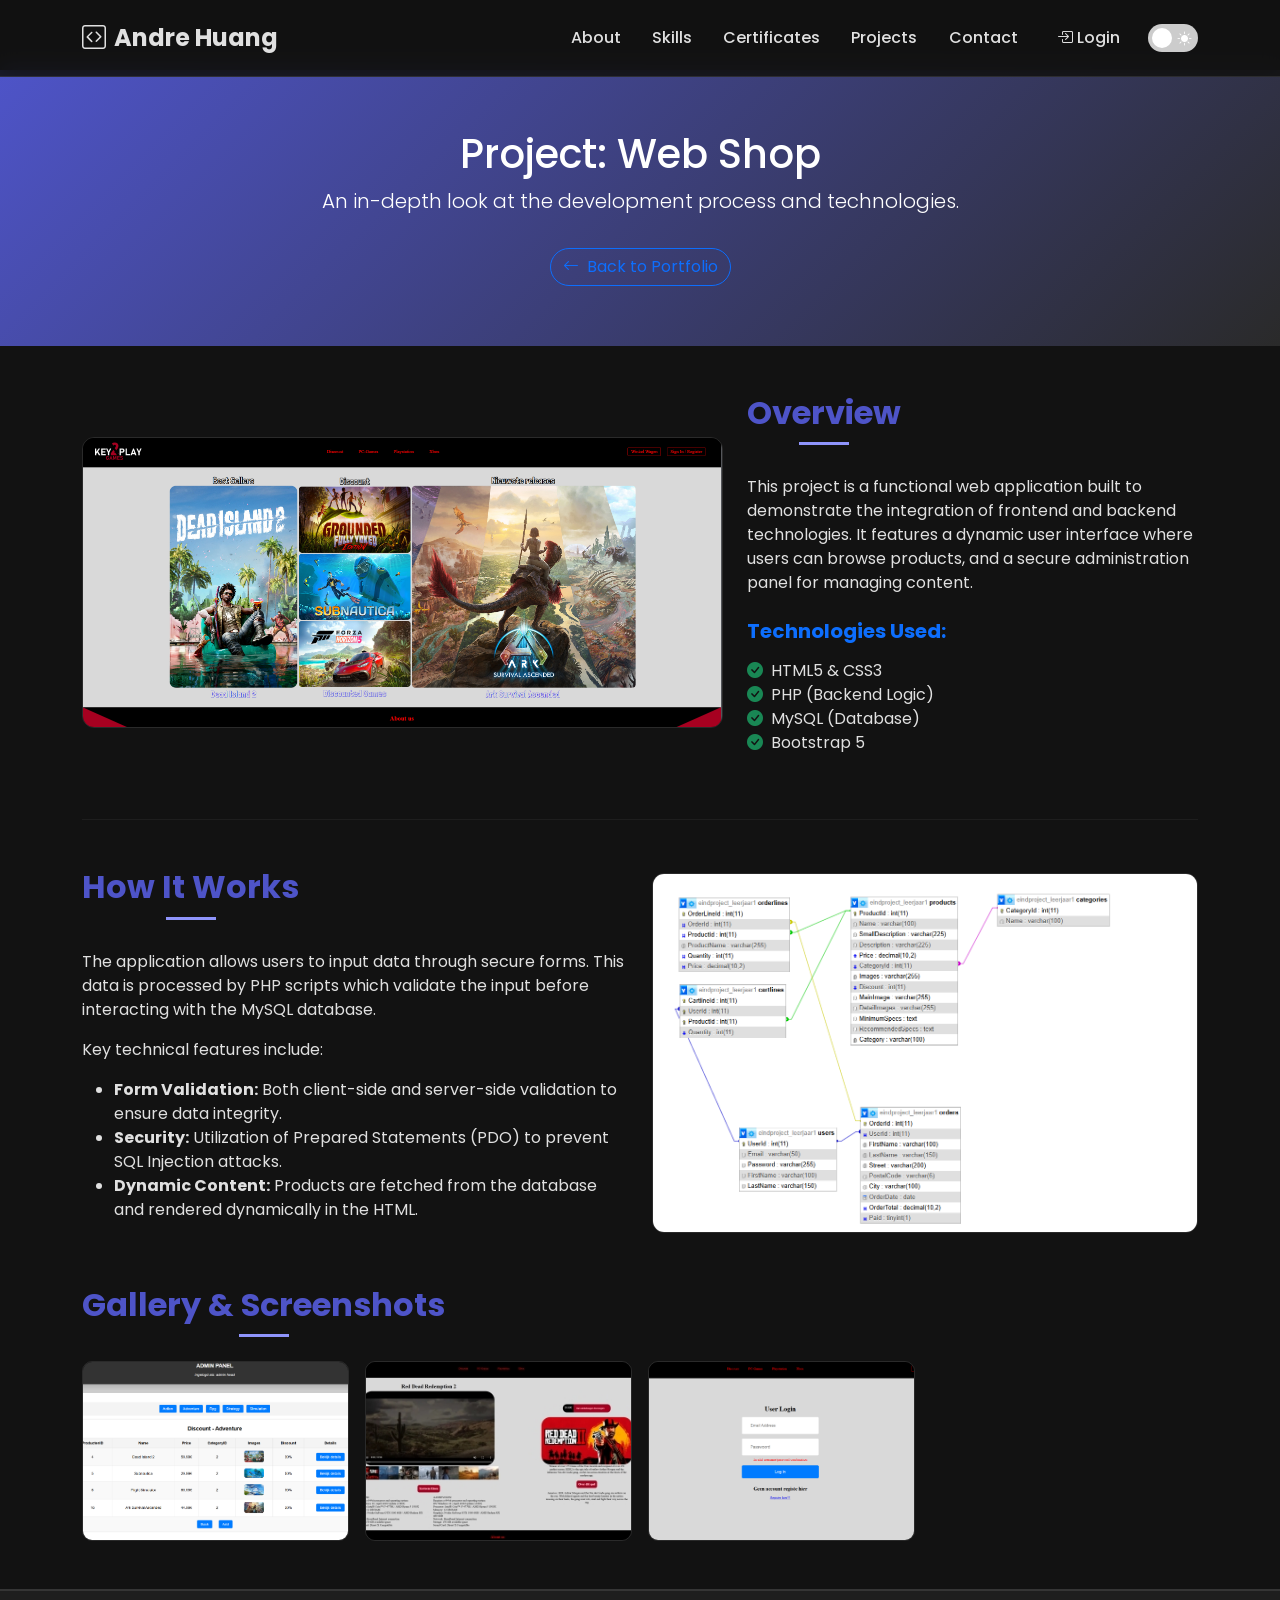
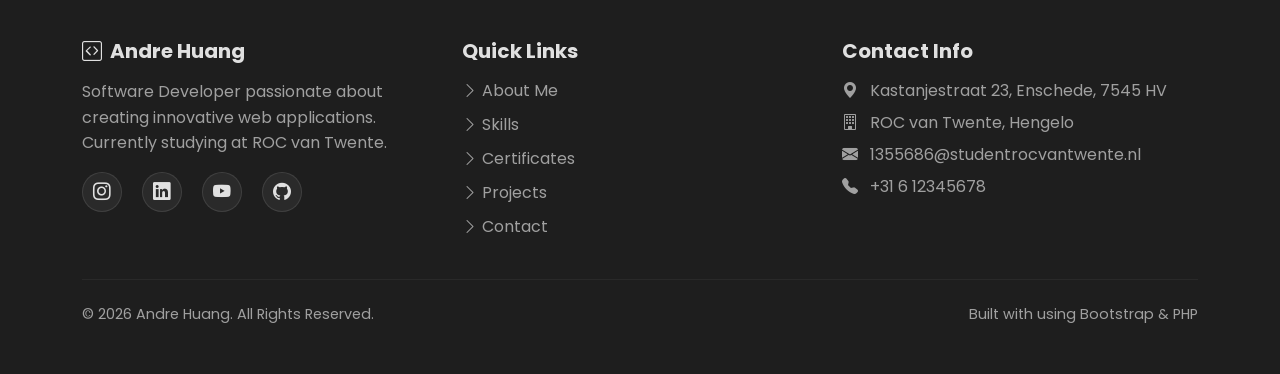
<file: html/webshop.html>
<!DOCTYPE html>
<html lang="nl">

<head>
    <meta charset="UTF-8">
    <meta name="viewport" content="width=device-width, initial-scale=1.0">
    <title>Webshop Project - Details</title>
    
    <link rel="icon" type="image/svg+xml" href="../favicon/favicon.svg">

    <link href="https://fonts.googleapis.com/css2?family=Poppins:wght@300;400;600;700&display=swap" rel="stylesheet">
    
    <link href="https://cdn.jsdelivr.net/npm/bootstrap@5.3.0/dist/css/bootstrap.min.css" rel="stylesheet">
    <link rel="stylesheet" href="https://cdn.jsdelivr.net/npm/bootstrap-icons@1.11.3/font/bootstrap-icons.min.css">
    <link href="https://unpkg.com/aos@next/dist/aos.css" rel="stylesheet" />

    <link rel="stylesheet" href="../css/style.css">
    
    <!-- Optional: dedicated project styles (create later if needed) -->
    <!-- <link rel="stylesheet" href="../css/project-detail.css"> -->

    <script src="../js/script.js" defer></script>
</head>

<body>

    <div id="header"></div>

    <section class="project-hero text-center">
        <div class="container" data-aos="fade-down">
            <h1>Project: Web Shop</h1>
            <p class="lead">An in-depth look at the development process and technologies.</p>
            <a href="index.html#projects" class="btn btn-outline-primary rounded-pill mt-3">
                <i class="bi bi-arrow-left me-2"></i>Back to Portfolio
            </a>
        </div>
    </section>

    <div class="container my-5 project-details">
        <div class="row align-items-center mb-5">
            <div class="col-md-7 mb-4 mb-md-0" data-aos="fade-right">
                <img src="../image/webshop/webshop.png" alt="Webshop Main Screen" class="main-project-image">
            </div>
            <div class="col-md-5" data-aos="fade-left">
                <h2>Overview</h2>
                <p>This project is a functional web application built to demonstrate the integration of frontend and backend technologies. It features a dynamic user interface where users can browse products, and a secure administration panel for managing content.</p>
                
                <h5 class="mt-4 mb-3 fw-bold text-primary">Technologies Used:</h5>
                <ul class="list-unstyled">
                    <li><i class="bi bi-check-circle-fill text-success me-2"></i>HTML5 & CSS3</li>
                    <li><i class="bi bi-check-circle-fill text-success me-2"></i>PHP (Backend Logic)</li>
                    <li><i class="bi bi-check-circle-fill text-success me-2"></i>MySQL (Database)</li>
                    <li><i class="bi bi-check-circle-fill text-success me-2"></i>Bootstrap 5</li>
                </ul>
            </div>
        </div>

        <hr class="my-5" style="border-color: var(--border-color); opacity: 0.5;">

        <div class="row align-items-center mb-5">
            <div class="col-md-6 order-2 order-md-1" data-aos="fade-right">
                <h2>How It Works</h2>
                <p>The application allows users to input data through secure forms. This data is processed by PHP scripts which validate the input before interacting with the MySQL database.</p>
                <p>Key technical features include:</p>
                <ul>
                    <li><strong>Form Validation:</strong> Both client-side and server-side validation to ensure data integrity.</li>
                    <li><strong>Security:</strong> Utilization of Prepared Statements (PDO) to prevent SQL Injection attacks.</li>
                    <li><strong>Dynamic Content:</strong> Products are fetched from the database and rendered dynamically in the HTML.</li>
                </ul>
            </div>
            <div class="col-md-6 order-1 order-md-2 mb-4 mb-md-0" data-aos="fade-left">
                <img src="../image/webshop/database.png" alt="Database Structure" class="main-project-image">
            </div>
        </div>

        <div class="row" data-aos="fade-up">
            <div class="col-12">
                <h2 class="text-center mb-4">Gallery & Screenshots</h2>
                <div class="screenshot-gallery">
                    <img src="../image/webshop/productenlijst.png" alt="Product List" class="gallery-img">
                    <img src="../image/webshop/info.jpg" alt="Info Page" class="gallery-img">
                    <img src="../image/webshop/login.png" alt="Login Page" class="gallery-img">
                    </div>
            </div>
        </div>
    </div>

    <div id="footer"></div>

    <script src="https://cdn.jsdelivr.net/npm/bootstrap@5.3.0/dist/js/bootstrap.bundle.min.js"></script>
    <script src="https://unpkg.com/aos@next/dist/aos.js"></script>
</body>
</html>
</file>
<file: css/style.css>
/* Google Fonts Import */
@import url('https://fonts.googleapis.com/css2?family=Poppins:wght@300;400;600;700&display=swap');

:root {
    /* --- STANDAARD (DARK MODE) --- */
    --primary-color: #4e54c8;
    --secondary-color: #8f94fb;
    
    --bg-color: #121212;       /* Donkere achtergrond */
    --card-bg: #1e1e1e;        /* Donkere kaart */
    --text-color: #e0e0e0;     /* Lichte tekst */
    --text-muted: #a0a0a0;     /* Grijze tekst */
    --border-color: rgba(255, 255, 255, 0.1);
    --input-bg: #2a2a2a;
    --navbar-bg: rgba(18, 18, 18, 0.85);
}

/* --- LIGHT MODE VARIABELEN --- */
body.light-mode {
    --bg-color: #f4f7f6;       /* Lichte achtergrond */
    --card-bg: #ffffff;        /* Witte kaart */
    --text-color: #333333;     /* Donkere tekst */
    --text-muted: #6c757d;     /* Grijze tekst */
    --border-color: rgba(0, 0, 0, 0.1);
    --input-bg: #ffffff;
    --navbar-bg: rgba(255, 255, 255, 0.85);
}

body {
    font-family: 'Poppins', sans-serif;
    background-color: var(--bg-color);
    color: var(--text-color);
    transition: background-color 0.3s, color 0.3s; /* Soepele overgang */
    overflow-x: hidden;
    padding-top: 70px;
    user-select: none;
    -webkit-user-select: none;
    -moz-user-select: none;
    -ms-user-select: none;
}

/* Navbar Styling */
.navbar-custom {
    background: var(--navbar-bg);
    backdrop-filter: blur(10px);
    border-bottom: 1px solid var(--border-color);
    padding: 15px 0;
    transition: all 0.3s ease;
}

.navbar-brand {
    font-weight: 700;
    font-size: 1.5rem;
    color: var(--text-color) !important; /* Past zich nu aan */
}

.nav-link {
    color: var(--text-color) !important;
    font-weight: 500;
    margin-left: 15px;
    transition: color 0.3s;
}

.nav-link:hover {
    color: var(--secondary-color) !important;
}

/* Hero Section */
.hero-section {
    background: linear-gradient(135deg, var(--primary-color), #2a2a2a);
    color: white; /* Blijft altijd wit in de header */
    padding: 100px 0;
    margin-bottom: 50px;
    border-radius: 0 0 50px 50px;
    clip-path: none; 
}

.hero-section h1 { font-weight: 700; font-size: 3.5rem; }

/* Algemene Styling */
h2 {
    font-weight: 700;
    color: var(--primary-color);
    margin-bottom: 30px;
    position: relative;
    display: inline-block;
}

h2::after {
    content: '';
    display: block;
    width: 50px;
    height: 3px;
    background: var(--secondary-color);
    margin: 10px auto 0;
}

/* Theme-aware muted text everywhere */
.text-muted { color: var(--text-muted) !important; }

/* About section readability */
#about .lead { color: var(--text-muted) !important; }

/* Cards */
.card {
    background-color: var(--card-bg);
    border: 1px solid var(--border-color);
    border-radius: 15px;
    box-shadow: 0 10px 30px rgba(0,0,0,0.05);
    transition: transform 0.3s, box-shadow 0.3s, background-color 0.3s;
    height: 100%;
}

.card:hover {
    transform: translateY(-10px);
    box-shadow: 0 20px 40px rgba(0,0,0,0.15);
    border-color: var(--primary-color);
}

.card-title { color: var(--text-color); }
.card-text { color: var(--text-muted); }

/* Consistent project card image sizing */
.project-thumb {
    width: 100%;
    height: 220px;
    object-fit: cover;
    display: block;
}

.project-disabled {
    opacity: 0.7;
    pointer-events: none;
}

#projects .project-disabled:hover {
    transform: none;
    box-shadow: 0 10px 30px rgba(0,0,0,0.05);
    border-color: var(--border-color);
}

#projects .project-disabled .project-thumb {
    cursor: not-allowed;
}

/* Skills section readability on dark mode */
#skills .card { color: var(--text-color); }
#skills .card .d-flex span { color: var(--text-color); }

/* Progress Bars */
.progress {
    height: 10px;
    border-radius: 5px;
    background-color: var(--border-color);
    margin-top: 10px;
}
.progress-bar {
    background: linear-gradient(to right, var(--primary-color), var(--secondary-color));
}

/* Formulieren */
.form-control {
    background-color: var(--input-bg);
    border: 1px solid var(--border-color);
    color: var(--text-color);
}

.form-control:focus {
    background-color: var(--input-bg);
    color: var(--text-color);
    border-color: var(--primary-color);
    box-shadow: 0 0 0 0.25rem rgba(78, 84, 200, 0.25);
}

.form-control::placeholder {
    color: var(--text-muted);
    opacity: 0.7;
}

/* Contact section: ensure dark-mode readability */
#contact .bg-light {
    background-color: var(--card-bg) !important;
    border: 1px solid var(--border-color);
}
#contact h4,
#contact h5 {
    color: var(--text-color);
}
#contact .text-muted {
    color: var(--text-muted) !important;
}
#contact .social-link {
    color: var(--text-color) !important;
}

/* Social Icons */
.social-link i {
    font-size: 2rem;
    color: var(--text-color);
    transition: 0.3s;
}
.social-link:hover i {
    color: var(--primary-color);
}

/* Image zoom */
.zoomable-image {
    cursor: zoom-in;
}

.image-lightbox {
    position: fixed;
    inset: 0;
    display: none;
    align-items: center;
    justify-content: center;
    padding: 24px;
    background: rgba(0, 0, 0, 0.88);
    z-index: 1200;
}

.image-lightbox.is-open {
    display: flex;
}

.image-lightbox-img {
    max-width: min(1200px, 95vw);
    max-height: 90vh;
    width: auto;
    height: auto;
    border-radius: 12px;
    box-shadow: 0 20px 40px rgba(0, 0, 0, 0.4);
}

.image-lightbox-close {
    position: absolute;
    top: 18px;
    right: 22px;
    width: 44px;
    height: 44px;
    border: none;
    border-radius: 50%;
    background: rgba(255, 255, 255, 0.15);
    color: #fff;
    font-size: 32px;
    line-height: 1;
    cursor: pointer;
}

body.image-zoom-open {
    overflow: hidden;
}

/* Confirmation modal defaults: hidden */
#overlay {
    display: none;
    position: fixed;
    top: 0;
    left: 0;
    width: 100%;
    height: 100%;
    background-color: rgba(0, 0, 0, 0.7);
    z-index: 1000;
}
#confirmationModal {
    display: none;
    position: fixed;
    top: 50%;
    left: 50%;
    transform: translate(-50%, -50%);
    background-color: var(--card-bg);
    padding: 24px;
    border-radius: 10px;
    border: 1px solid var(--border-color);
    z-index: 1001;
    text-align: center;
}
#confirmationModal p { color: var(--text-color); }
#confirmationModal button {
    margin: 0 8px;
    padding: 10px 16px;
    border: none;
    border-radius: 6px;
    cursor: pointer;
    font-weight: 600;
}
#confirmButton { background-color: var(--primary-color); color: #fff; }
#cancelButton { background-color: #6c757d; color: #fff; }

/* --- THEME TOGGLE SWITCH STYLING --- */
.theme-switch-wrapper {
    display: flex;
    align-items: center;
    margin-left: 20px;
}

.theme-switch {
    display: inline-block;
    height: 28px;
    position: relative;
    width: 50px;
}

.theme-switch input { display: none; }

.slider {
    background-color: #ccc;
    bottom: 0;
    cursor: pointer;
    left: 0;
    position: absolute;
    right: 0;
    top: 0;
    transition: .4s;
    border-radius: 34px;
}

.slider:before {
    background-color: #fff;
    bottom: 4px;
    content: "";
    height: 20px;
    left: 4px;
    position: absolute;
    transition: .4s;
    width: 20px;
    border-radius: 50%;
}

/* Als hij aangevinkt is (Light Mode actief, slider schuift) */
input:checked + .slider {
    background-color: var(--primary-color);
}
input:checked + .slider:before {
    transform: translateX(22px);
}

/* Icoontjes in de slider */
.slider .icon-sun, .slider .icon-moon {
    position: absolute;
    top: 50%;
    transform: translateY(-50%);
    font-size: 14px;
    color: #fff;
}
.icon-moon { left: 6px; opacity: 0; transition: 0.3s; }
.icon-sun { right: 6px; opacity: 1; transition: 0.3s; }

input:checked + .slider .icon-moon { opacity: 1; }
input:checked + .slider .icon-sun { opacity: 0; }

/* --- Project Detail Page (scoped) --- */
.project-hero {
    background: linear-gradient(135deg, var(--primary-color), #2a2a2a);
    color: #fff;
    padding: 60px 0;
}

.project-details .main-project-image {
    width: 100%;
    max-height: 360px;
    object-fit: cover;
    border-radius: 12px;
    border: 1px solid var(--border-color);
    display: block;
}

.screenshot-gallery {
    display: grid;
    grid-template-columns: repeat(auto-fill, minmax(220px, 1fr));
    gap: 16px;
}

.screenshot-gallery .gallery-img {
    width: 100%;
    height: 180px;
    object-fit: cover;
    border-radius: 10px;
    border: 1px solid var(--border-color);
    display: block;
}

/* --- Login Page Styling --- */
#login .input-group-text,
#register .input-group-text {
    background-color: var(--input-bg);
    border-color: var(--border-color);
    color: var(--text-color);
}

.nav-tabs {
    border-bottom: 2px solid var(--border-color);
}

.nav-tabs .nav-link {
    color: var(--text-muted);
    border: none;
    border-bottom: 2px solid transparent;
}

.nav-tabs .nav-link.active {
    color: var(--primary-color);
    background-color: transparent;
    border-bottom: 2px solid var(--primary-color);
}

.nav-tabs .nav-link:hover {
    color: var(--text-color);
    border-color: transparent;
}

/* Login page form labels and text */
.form-label {
    color: var(--text-color);
}

/* Login page card title */
.card-body h3 {
    color: var(--text-color);
}

/* Login page "Back to Home" link */
body .text-light {
    color: var(--text-color) !important;
}

/* --- Footer Styling --- */
.footer-custom {
    background-color: var(--card-bg);
    border-top: 2px solid var(--border-color);
    color: var(--text-color);
    margin-top: auto;
}

.footer-custom h5 {
    color: var(--text-color);
}

.footer-text {
    color: var(--text-muted);
    line-height: 1.6;
}

.footer-social-link {
    display: inline-flex;
    align-items: center;
    justify-content: center;
    width: 40px;
    height: 40px;
    background-color: var(--input-bg);
    border: 1px solid var(--border-color);
    border-radius: 50%;
    color: var(--text-color);
    transition: all 0.3s;
    text-decoration: none;
}

.footer-social-link:hover {
    background-color: var(--primary-color);
    color: #fff;
    border-color: var(--primary-color);
    transform: translateY(-3px);
}

.footer-social-link i {
    font-size: 1.1rem;
}

.footer-links li {
    margin-bottom: 10px;
}

.footer-links a {
    color: var(--text-muted);
    text-decoration: none;
    transition: color 0.3s;
}

.footer-links a:hover {
    color: var(--primary-color);
    padding-left: 5px;
}

.footer-contact li {
    color: var(--text-muted);
}

.footer-contact a {
    color: var(--text-muted);
    text-decoration: none;
    transition: color 0.3s;
}

.footer-contact a:hover {
    color: var(--primary-color);
}

.footer-divider {
    border-color: var(--border-color);
    opacity: 0.5;
}

.footer-copyright,
.footer-credits {
    color: var(--text-muted);
    font-size: 0.9rem;
}
</file>
<file: css/project-detail.css>
/* css/project-detail.css */

/* --- Project Hero Section --- */
.project-hero {
    background: linear-gradient(135deg, var(--card-bg), var(--bg-color));
    padding: 60px 0 40px;
    border-bottom: 1px solid var(--border-color);
    margin-bottom: 40px;
}

.project-hero h1 {
    color: var(--primary-color);
    font-weight: 700;
}

.project-hero p {
    color: var(--text-muted);
}

/* --- Hoofdafbeelding --- */
.main-project-image {
    width: 100%;
    max-height: 520px;
    height: auto;
    object-fit: contain;
    display: block;
    border-radius: 15px;
    box-shadow: 0 10px 30px rgba(0,0,0,0.3);
    border: 1px solid var(--border-color);
    transition: transform 0.3s ease;
}

.main-project-image:hover {
    transform: scale(1.02);
}

/* --- Tekst Secties --- */
.project-details h2 {
    color: var(--secondary-color);
    margin-top: 20px;
    margin-bottom: 20px;
}

.project-details ul li {
    color: var(--text-color);
    margin-bottom: 10px;
}

.project-details ul li::marker {
    color: var(--primary-color);
}

/* --- Screenshot Galerij --- */
.screenshot-gallery {
    display: grid;
    grid-template-columns: repeat(auto-fit, minmax(250px, 1fr));
    gap: 20px;
    margin-top: 20px;
}

.gallery-img {
    width: 100%;
    height: 200px; /* Vaste hoogte voor netheid */
    object-fit: cover; /* Zorgt dat plaatje niet uitrekt */
    border-radius: 10px;
    border: 1px solid var(--border-color);
    transition: all 0.3s ease;
    cursor: pointer;
}

.gallery-img:hover {
    transform: translateY(-5px);
    box-shadow: 0 5px 15px rgba(78, 84, 200, 0.3);
    border-color: var(--primary-color);
}

/* Zorg dat tekstkleur altijd reageert op het thema */
p, li {
    color: var(--text-color);
}
</file>
